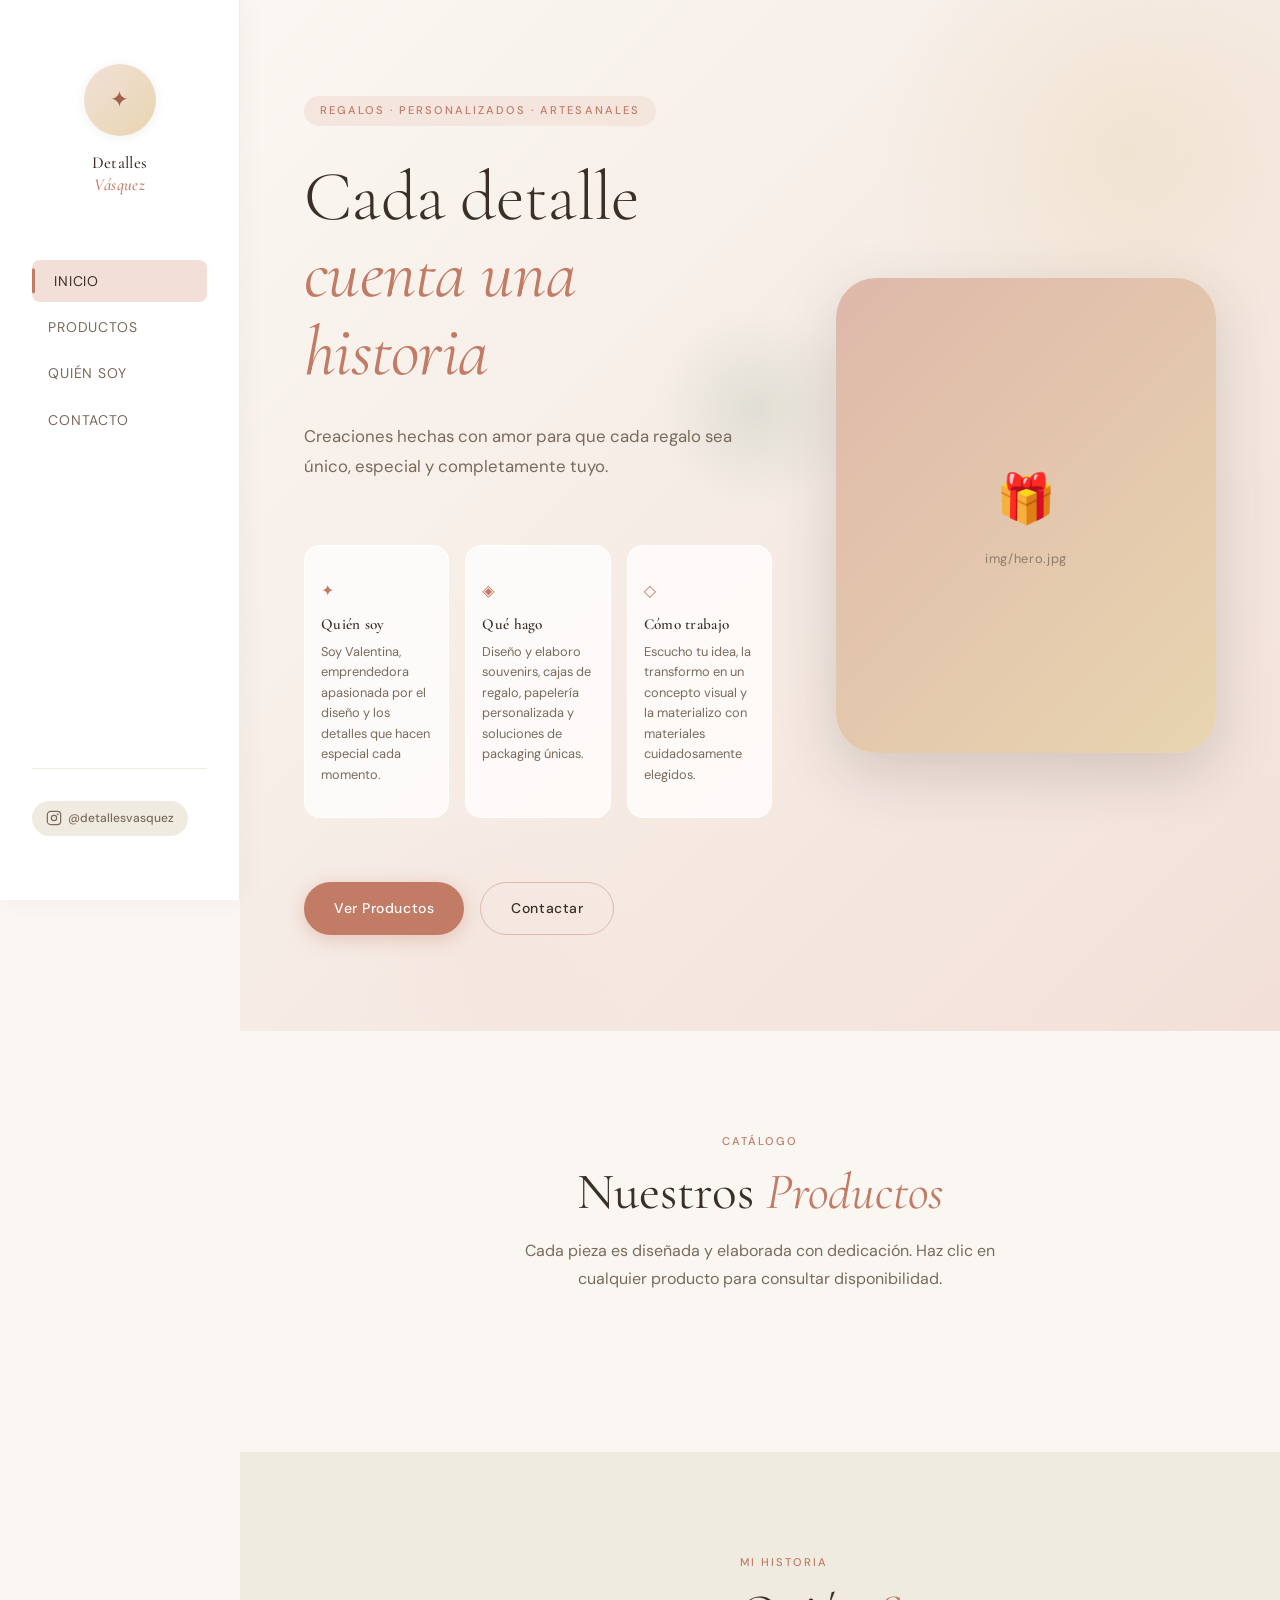
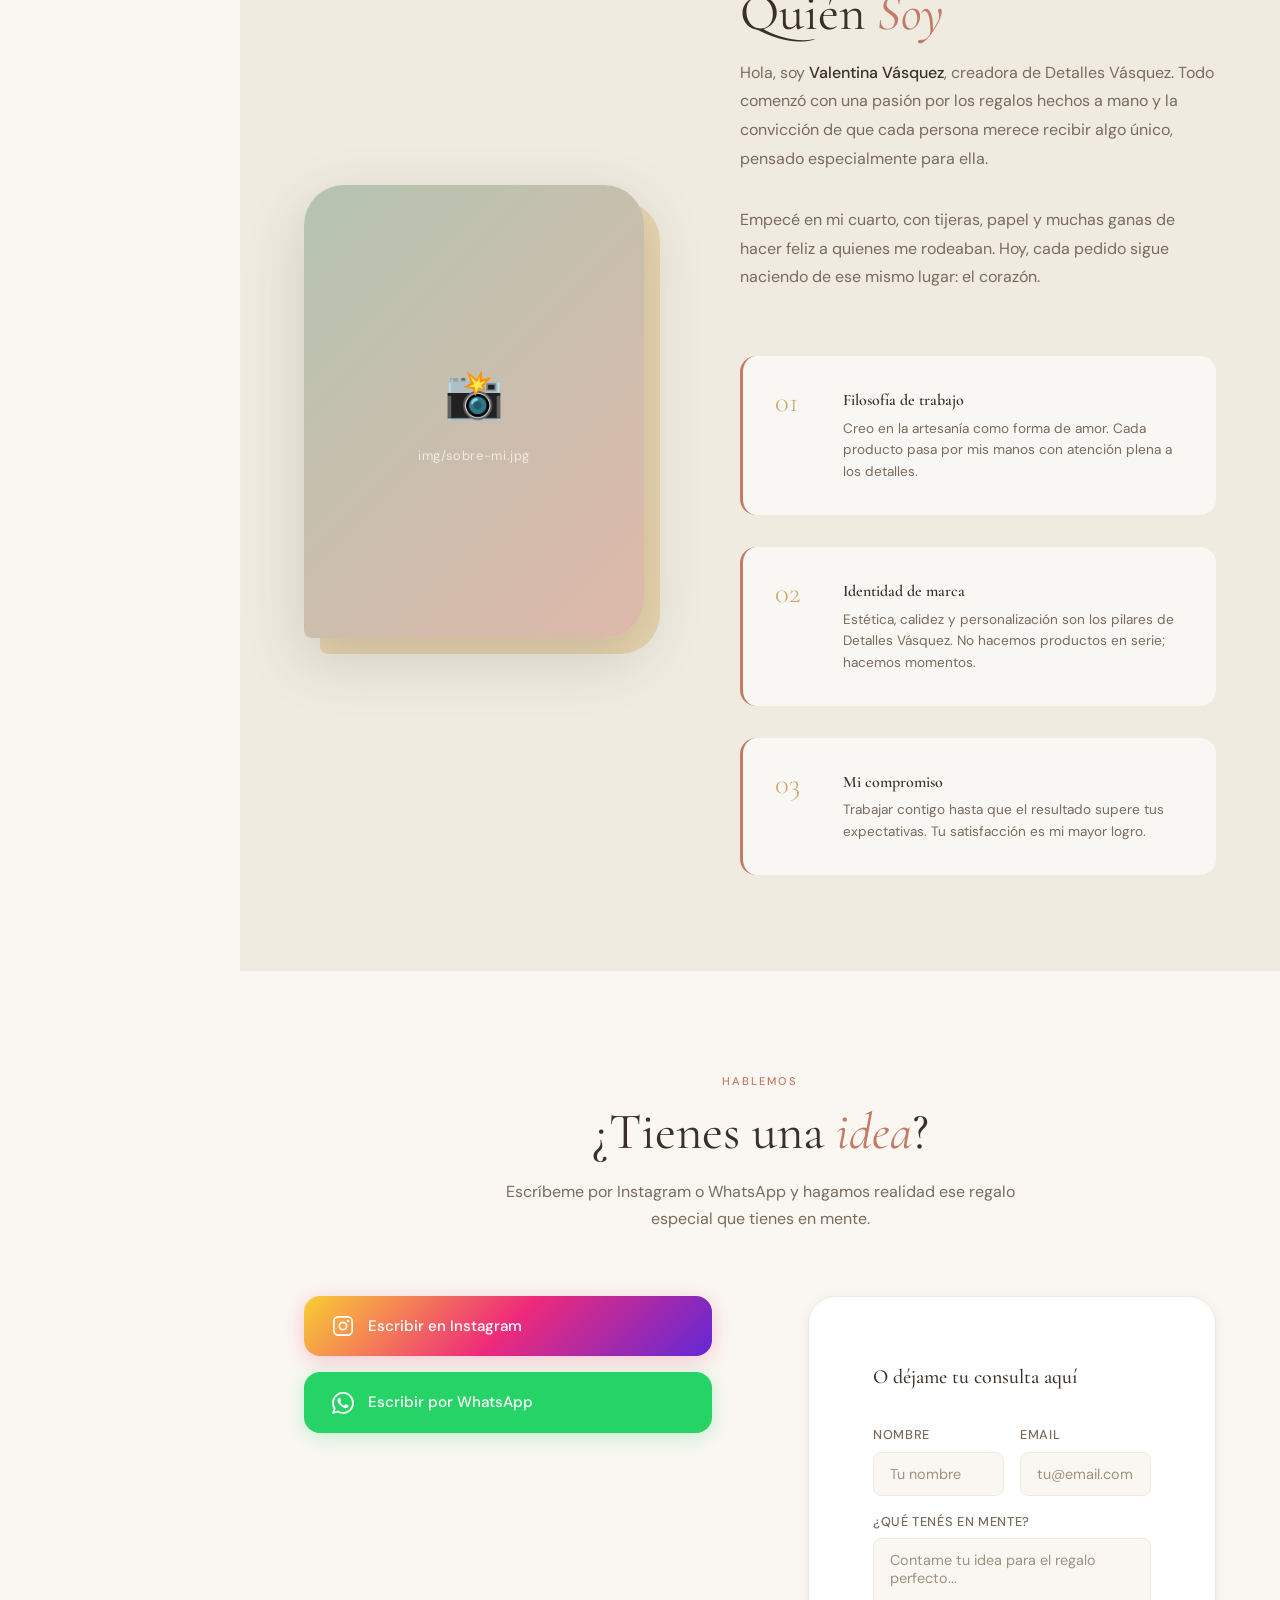
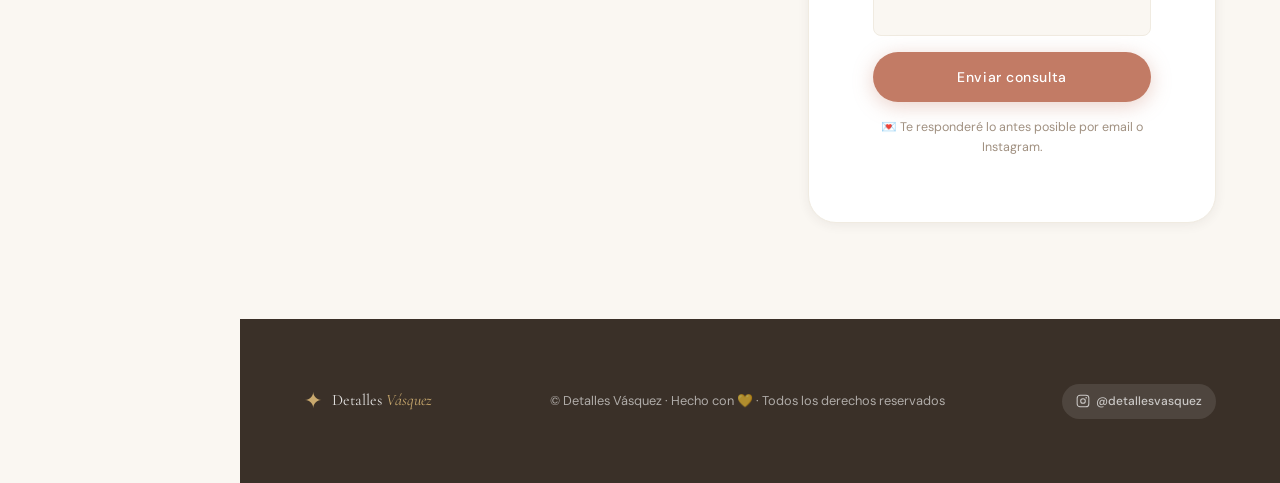
<file: index.html>
<!DOCTYPE html>
<html lang="es">
<head>
  <meta charset="UTF-8" />
  <meta name="viewport" content="width=device-width, initial-scale=1.0" />
  <title>Detalles Vásquez · Regalos Personalizados</title>
  <meta name="description" content="Detalles Vásquez – Souvenirs personalizados, cajas de regalo, papelería y packaging artesanal con amor." />

  <!-- Google Fonts -->
  <link rel="preconnect" href="https://fonts.googleapis.com" />
  <link rel="preconnect" href="https://fonts.gstatic.com" crossorigin />
  <link href="https://fonts.googleapis.com/css2?family=Cormorant+Garamond:ital,wght@0,300;0,400;0,500;0,600;1,300;1,400&family=DM+Sans:wght@300;400;500&family=Playfair+Display:ital,wght@1,400&display=swap" rel="stylesheet" />

  <link rel="stylesheet" href="style.css" />
</head>
  <script src="https://identity.netlify.com/v1/netlify-identity-widget.js"></script>

<script>
  if (window.netlifyIdentity) {
    window.netlifyIdentity.on("init", user => {
      if (!user) {
        window.netlifyIdentity.on("login", () => {
          document.location.href = "/admin/";
        });
      }
    });
  }
</script>
<body>

  <!-- =============================================
       SIDEBAR NAVIGATION (Desktop)
       ============================================= -->
  <aside class="sidebar" id="sidebar" aria-label="Navegación principal">
    <div class="sidebar__logo">
      <!-- 
        LOGO: Coloca tu imagen de logo en img/logo.png
        Reemplaza el texto dentro del .logo-placeholder con tu <img> tag:
        <img src="img/logo.png" alt="Detalles Vásquez" />
      -->
      <div class="logo-placeholder">
        <span class="logo-icon">✦</span>
      </div>
      <p class="sidebar__brand">Detalles<br><em>Vásquez</em></p>
    </div>

    <nav class="sidebar__nav">
      <a href="#inicio"    class="nav-link active" data-section="inicio">Inicio</a>
      <a href="#productos" class="nav-link"         data-section="productos">Productos</a>
      <a href="#quien-soy" class="nav-link"         data-section="quien-soy">Quién Soy</a>
      <a href="#contacto"  class="nav-link"         data-section="contacto">Contacto</a>
    </nav>

    <div class="sidebar__footer">
      <a href="https://www.instagram.com/" target="_blank" rel="noopener" class="ig-pill" aria-label="Instagram">
        <svg xmlns="http://www.w3.org/2000/svg" viewBox="0 0 24 24" fill="none" stroke="currentColor" stroke-width="1.8" stroke-linecap="round" stroke-linejoin="round" width="16" height="16"><rect x="2" y="2" width="20" height="20" rx="5" ry="5"/><circle cx="12" cy="12" r="4"/><circle cx="17.5" cy="6.5" r=".5" fill="currentColor"/></svg>
        @detallesvasquez
      </a>
    </div>
  </aside>

  <!-- =============================================
       MOBILE HEADER & HAMBURGER MENU
       ============================================= -->
  <header class="mobile-header" aria-label="Encabezado móvil">
    <div class="mobile-header__brand">
      <span class="logo-icon">✦</span>
      <span>Detalles <em>Vásquez</em></span>
    </div>
    <button class="hamburger" id="hamburgerBtn" aria-label="Abrir menú" aria-expanded="false">
      <span></span><span></span><span></span>
    </button>
  </header>

  <!-- Mobile nav drawer -->
  <div class="mobile-nav" id="mobileNav" aria-hidden="true">
    <nav>
      <a href="#inicio"    class="nav-link" data-section="inicio">Inicio</a>
      <a href="#productos" class="nav-link" data-section="productos">Productos</a>
      <a href="#quien-soy" class="nav-link" data-section="quien-soy">Quién Soy</a>
      <a href="#contacto"  class="nav-link" data-section="contacto">Contacto</a>
    </nav>
  </div>
  <div class="mobile-nav-overlay" id="mobileNavOverlay"></div>

  <!-- =============================================
       MAIN CONTENT
       ============================================= -->
  <main class="main-content" id="mainContent">

    <!-- ── HERO ── -->
    <section class="section hero" id="inicio">
      <div class="hero__bg-deco" aria-hidden="true">
        <div class="deco-circle deco-circle--1"></div>
        <div class="deco-circle deco-circle--2"></div>
        <div class="deco-circle deco-circle--3"></div>
      </div>

      <div class="hero__content">
        <div class="hero__tag animate-in">Regalos · Personalizados · Artesanales</div>

        <h1 class="hero__title animate-in animate-in--delay-1">
          Cada detalle<br>
          <em>cuenta una historia</em>
        </h1>

        <p class="hero__subtitle animate-in animate-in--delay-2">
          Creaciones hechas con amor para que cada regalo sea único, especial y completamente tuyo.
        </p>

        <div class="hero__info-grid animate-in animate-in--delay-3">
          <div class="info-card">
            <span class="info-card__icon">✦</span>
            <h3>Quién soy</h3>
            <p>Soy Valentina, emprendedora apasionada por el diseño y los detalles que hacen especial cada momento.</p>
          </div>
          <div class="info-card">
            <span class="info-card__icon">◈</span>
            <h3>Qué hago</h3>
            <p>Diseño y elaboro souvenirs, cajas de regalo, papelería personalizada y soluciones de packaging únicas.</p>
          </div>
          <div class="info-card">
            <span class="info-card__icon">◇</span>
            <h3>Cómo trabajo</h3>
            <p>Escucho tu idea, la transformo en un concepto visual y la materializo con materiales cuidadosamente elegidos.</p>
          </div>
        </div>

        <div class="hero__cta animate-in animate-in--delay-4">
          <a href="#productos" class="btn btn--primary">Ver Productos</a>
          <a href="#contacto"  class="btn btn--ghost">Contactar</a>
        </div>
      </div>

      <div class="hero__image-area animate-in animate-in--delay-2" aria-hidden="true">
        <!--
          IMAGEN HERO: Coloca tu imagen principal en img/hero.jpg
          Descomenta la siguiente línea y elimina el .hero-placeholder:
          <img src="img/hero.jpg" alt="Productos Detalles Vásquez" class="hero__img" />
        -->
        <div class="hero-placeholder">
          <span class="hero-placeholder__icon">🎁</span>
          <p>img/hero.jpg</p>
        </div>
      </div>
    </section>

    <!-- ── PRODUCTOS ── -->
    <section class="section productos" id="productos">
      <div class="section__header">
        <span class="section__label">Catálogo</span>
        <h2 class="section__title">Nuestros <em>Productos</em></h2>
        <p class="section__desc">Cada pieza es diseñada y elaborada con dedicación. Haz clic en cualquier producto para consultar disponibilidad.</p>
      </div>

      <!-- 
        GALERÍA DE PRODUCTOS
        Los productos se generan automáticamente desde el array 'productos' en script.js.
        Para agregar o editar productos, solo modifica ese archivo.
      -->
      <div class="productos__grid" id="productosGrid">
        <!-- Los productos se insertan dinámicamente desde script.js -->
      </div>
    </section>

    <!-- ── QUIÉN SOY ── -->
    <section class="section quien-soy" id="quien-soy">
      <div class="quien-soy__inner">
        <div class="quien-soy__image-area">
          <!--
            FOTO PERSONAL: Coloca tu foto en img/sobre-mi.jpg
            Descomenta la siguiente línea:
            <img src="img/sobre-mi.jpg" alt="Valentina Vásquez" class="quien-soy__img" />
          -->
          <div class="sobre-mi-placeholder">
            <span>📸</span>
            <p>img/sobre-mi.jpg</p>
          </div>
          <div class="sobre-mi-deco" aria-hidden="true"></div>
        </div>

        <div class="quien-soy__text">
          <span class="section__label">Mi historia</span>
          <h2 class="section__title">Quién <em>Soy</em></h2>

          <p>Hola, soy <strong>Valentina Vásquez</strong>, creadora de Detalles Vásquez. Todo comenzó con una pasión por los regalos hechos a mano y la convicción de que cada persona merece recibir algo único, pensado especialmente para ella.</p>

          <p>Empecé en mi cuarto, con tijeras, papel y muchas ganas de hacer feliz a quienes me rodeaban. Hoy, cada pedido sigue naciendo de ese mismo lugar: el corazón.</p>

          <div class="filosofia-grid">
            <div class="filosofia-item">
              <span class="filosofia-item__num">01</span>
              <div>
                <h4>Filosofía de trabajo</h4>
                <p>Creo en la artesanía como forma de amor. Cada producto pasa por mis manos con atención plena a los detalles.</p>
              </div>
            </div>
            <div class="filosofia-item">
              <span class="filosofia-item__num">02</span>
              <div>
                <h4>Identidad de marca</h4>
                <p>Estética, calidez y personalización son los pilares de Detalles Vásquez. No hacemos productos en serie; hacemos momentos.</p>
              </div>
            </div>
            <div class="filosofia-item">
              <span class="filosofia-item__num">03</span>
              <div>
                <h4>Mi compromiso</h4>
                <p>Trabajar contigo hasta que el resultado supere tus expectativas. Tu satisfacción es mi mayor logro.</p>
              </div>
            </div>
          </div>
        </div>
      </div>
    </section>

    <!-- ── CONTACTO ── -->
    <section class="section contacto" id="contacto">
      <div class="section__header">
        <span class="section__label">Hablemos</span>
        <h2 class="section__title">¿Tienes una <em>idea</em>?</h2>
        <p class="section__desc">Escríbeme por Instagram o WhatsApp y hagamos realidad ese regalo especial que tienes en mente.</p>
      </div>

      <div class="contacto__inner">
        <!-- Botones de contacto -->
        <div class="contacto__buttons">
          <!-- INSTAGRAM: Reemplaza la URL con tu perfil real -->
          <a href="https://www.instagram.com/detallesvasquez" target="_blank" rel="noopener" class="contact-btn contact-btn--ig">
            <svg xmlns="http://www.w3.org/2000/svg" viewBox="0 0 24 24" fill="none" stroke="currentColor" stroke-width="1.8" stroke-linecap="round" stroke-linejoin="round" width="22" height="22"><rect x="2" y="2" width="20" height="20" rx="5" ry="5"/><circle cx="12" cy="12" r="4"/><circle cx="17.5" cy="6.5" r=".5" fill="currentColor"/></svg>
            Escribir en Instagram
          </a>

          <!-- WHATSAPP: Reemplaza el número con el tuyo (código de país incluido) -->
          <a href="https://wa.me/5491112345678?text=Hola%20Valentina!%20Me%20interesa%20un%20producto%20de%20Detalles%20V%C3%A1squez." target="_blank" rel="noopener" class="contact-btn contact-btn--wa">
            <svg xmlns="http://www.w3.org/2000/svg" viewBox="0 0 24 24" fill="currentColor" width="22" height="22"><path d="M17.472 14.382c-.297-.149-1.758-.867-2.03-.967-.273-.099-.471-.148-.67.15-.197.297-.767.966-.94 1.164-.173.199-.347.223-.644.075-.297-.15-1.255-.463-2.39-1.475-.883-.788-1.48-1.761-1.653-2.059-.173-.297-.018-.458.13-.606.134-.133.298-.347.446-.52.149-.174.198-.298.298-.497.099-.198.05-.371-.025-.52-.075-.149-.669-1.612-.916-2.207-.242-.579-.487-.5-.669-.51-.173-.008-.371-.01-.57-.01-.198 0-.52.074-.792.372-.272.297-1.04 1.016-1.04 2.479 0 1.462 1.065 2.875 1.213 3.074.149.198 2.096 3.2 5.077 4.487.709.306 1.262.489 1.694.625.712.227 1.36.195 1.871.118.571-.085 1.758-.719 2.006-1.413.248-.694.248-1.289.173-1.413-.074-.124-.272-.198-.57-.347m-5.421 7.403h-.004a9.87 9.87 0 01-5.031-1.378l-.361-.214-3.741.982.998-3.648-.235-.374a9.86 9.86 0 01-1.51-5.26c.001-5.45 4.436-9.884 9.888-9.884 2.64 0 5.122 1.03 6.988 2.898a9.825 9.825 0 012.893 6.994c-.003 5.45-4.437 9.884-9.885 9.884m8.413-18.297A11.815 11.815 0 0012.05 0C5.495 0 .16 5.335.157 11.892c0 2.096.547 4.142 1.588 5.945L.057 24l6.305-1.654a11.882 11.882 0 005.683 1.448h.005c6.554 0 11.89-5.335 11.893-11.893a11.821 11.821 0 00-3.48-8.413z"/></svg>
            Escribir por WhatsApp
          </a>
        </div>

        <!-- Formulario de contacto opcional -->
        <div class="contacto__form-wrap">
          <h3>O déjame tu consulta aquí</h3>
          <form class="contact-form" id="contactForm" novalidate>
            <div class="form-row">
              <div class="form-group">
                <label for="nombre">Nombre</label>
                <input type="text" id="nombre" name="nombre" placeholder="Tu nombre" required />
              </div>
              <div class="form-group">
                <label for="email">Email</label>
                <input type="email" id="email" name="email" placeholder="tu@email.com" required />
              </div>
            </div>
            <div class="form-group">
              <label for="mensaje">¿Qué tenés en mente?</label>
              <textarea id="mensaje" name="mensaje" rows="4" placeholder="Contame tu idea para el regalo perfecto..." required></textarea>
            </div>
            <button type="submit" class="btn btn--primary btn--full">Enviar consulta</button>
            <p class="form-note">💌 Te responderé lo antes posible por email o Instagram.</p>
          </form>
        </div>
      </div>
    </section>

    <!-- FOOTER -->
    <footer class="site-footer">
      <div class="site-footer__inner">
        <div class="site-footer__brand">
          <span class="logo-icon">✦</span>
          <span>Detalles <em>Vásquez</em></span>
        </div>
        <p class="site-footer__copy">© <span id="currentYear"></span> Detalles Vásquez · Hecho con 💛 · Todos los derechos reservados</p>
        <a href="https://www.instagram.com/" target="_blank" rel="noopener" class="ig-pill ig-pill--footer">
          <svg xmlns="http://www.w3.org/2000/svg" viewBox="0 0 24 24" fill="none" stroke="currentColor" stroke-width="1.8" stroke-linecap="round" stroke-linejoin="round" width="14" height="14"><rect x="2" y="2" width="20" height="20" rx="5" ry="5"/><circle cx="12" cy="12" r="4"/><circle cx="17.5" cy="6.5" r=".5" fill="currentColor"/></svg>
          @detallesvasquez
        </a>
      </div>
    </footer>

  </main><!-- /main-content -->

  <!-- Modal para producto -->
  <div class="modal-overlay" id="modalOverlay" aria-modal="true" role="dialog" aria-hidden="true">
    <div class="modal" id="modal">
      <button class="modal__close" id="modalClose" aria-label="Cerrar">✕</button>
      <div class="modal__img-wrap" id="modalImgWrap"></div>
      <div class="modal__body">
        <h3 class="modal__title" id="modalTitle"></h3>
        <p class="modal__desc" id="modalDesc"></p>
        <a href="#contacto" class="btn btn--primary modal__cta" id="modalCta">Consultar precio</a>
      </div>
    </div>
  </div>

  <script src="script.js"></script>
</body>
</html>
</file>
<file: style.css>
/* =============================================================
   DETALLES VÁSQUEZ – style.css
   Paleta: crema, rosa pálido, terracota suave, verde salvia,
           dorado arena. Tipografía: Cormorant Garamond + DM Sans
   ============================================================= */

/* ── CUSTOM PROPERTIES ──────────────────────────────────────── */
:root {
  /* Colors */
  --cream:       #FAF7F2;
  --cream-dark:  #F0EBE1;
  --blush:       #F2E0D8;
  --blush-deep:  #DEB8AA;
  --terracotta:  #C27B65;
  --terra-dark:  #A05F4A;
  --sage:        #B5C4B1;
  --sage-dark:   #8FA98A;
  --gold:        #C9A96E;
  --gold-light:  #E8D5B0;
  --charcoal:    #3A3028;
  --mid:         #7A6A5C;
  --light-text:  #A09080;

  /* Sidebar */
  --sidebar-w:   240px;

  /* Spacing */
  --s-xs:  0.5rem;
  --s-sm:  1rem;
  --s-md:  2rem;
  --s-lg:  4rem;
  --s-xl:  6rem;

  /* Type */
  --font-display: 'Cormorant Garamond', Georgia, serif;
  --font-body:    'DM Sans', system-ui, sans-serif;

  /* Radii */
  --radius-sm:  8px;
  --radius-md:  16px;
  --radius-lg:  28px;
  --radius-xl:  40px;

  /* Shadows */
  --shadow-sm: 0 2px 12px rgba(58,48,40,0.07);
  --shadow-md: 0 8px 32px rgba(58,48,40,0.12);
  --shadow-lg: 0 20px 60px rgba(58,48,40,0.18);

  /* Transitions */
  --ease: cubic-bezier(0.4, 0, 0.2, 1);
  --ease-spring: cubic-bezier(0.34, 1.56, 0.64, 1);
}

/* ── RESET & BASE ────────────────────────────────────────────── */
*, *::before, *::after { box-sizing: border-box; margin: 0; padding: 0; }

html {
  font-size: 16px;
  scroll-behavior: smooth;
  -webkit-font-smoothing: antialiased;
}

body {
  font-family: var(--font-body);
  background-color: var(--cream);
  color: var(--charcoal);
  line-height: 1.6;
  overflow-x: hidden;
}

img { display: block; max-width: 100%; height: auto; }
a   { color: inherit; text-decoration: none; }
ul  { list-style: none; }
button { cursor: pointer; font: inherit; border: none; background: none; }

/* ── SCROLLBAR ───────────────────────────────────────────────── */
::-webkit-scrollbar { width: 6px; }
::-webkit-scrollbar-track { background: var(--cream-dark); }
::-webkit-scrollbar-thumb { background: var(--blush-deep); border-radius: 99px; }

/* ── LAYOUT ──────────────────────────────────────────────────── */
.sidebar {
  position: fixed;
  top: 0; left: 0;
  width: var(--sidebar-w);
  height: 100vh;
  background: #fff;
  border-right: 1px solid var(--cream-dark);
  display: flex;
  flex-direction: column;
  padding: var(--s-lg) var(--s-md);
  z-index: 100;
  box-shadow: 4px 0 24px rgba(58,48,40,0.04);
}

.main-content {
  margin-left: var(--sidebar-w);
  min-height: 100vh;
}

/* ── MOBILE HEADER (hidden on desktop) ───────────────────────── */
.mobile-header {
  display: none;
  position: fixed;
  top: 0; left: 0; right: 0;
  height: 60px;
  background: #fff;
  border-bottom: 1px solid var(--cream-dark);
  padding: 0 var(--s-md);
  align-items: center;
  justify-content: space-between;
  z-index: 200;
}

.mobile-header__brand {
  display: flex;
  align-items: center;
  gap: 8px;
  font-family: var(--font-display);
  font-size: 1.1rem;
  font-weight: 500;
  color: var(--charcoal);
}

/* ── SIDEBAR CONTENT ─────────────────────────────────────────── */
.sidebar__logo {
  display: flex;
  flex-direction: column;
  align-items: center;
  gap: var(--s-sm);
  margin-bottom: var(--s-lg);
  text-align: center;
}

.logo-placeholder {
  width: 72px; height: 72px;
  border-radius: 50%;
  background: linear-gradient(135deg, var(--blush), var(--gold-light));
  display: flex;
  align-items: center;
  justify-content: center;
  box-shadow: var(--shadow-sm);
}

.logo-icon {
  font-size: 1.4rem;
  color: var(--terra-dark);
  display: inline-block;
}

.sidebar__brand {
  font-family: var(--font-display);
  font-size: 1.05rem;
  font-weight: 500;
  line-height: 1.3;
  color: var(--charcoal);
  letter-spacing: 0.02em;
}
.sidebar__brand em { font-style: italic; color: var(--terracotta); }

.sidebar__nav {
  display: flex;
  flex-direction: column;
  gap: 4px;
  flex: 1;
}

.nav-link {
  display: block;
  padding: 10px 16px;
  border-radius: var(--radius-sm);
  font-family: var(--font-body);
  font-size: 0.875rem;
  font-weight: 400;
  letter-spacing: 0.06em;
  text-transform: uppercase;
  color: var(--mid);
  transition: background 0.2s var(--ease), color 0.2s var(--ease), padding-left 0.25s var(--ease);
  position: relative;
}

.nav-link::before {
  content: '';
  position: absolute;
  left: 0; top: 50%;
  transform: translateY(-50%) scaleY(0);
  width: 3px; height: 60%;
  background: var(--terracotta);
  border-radius: 99px;
  transition: transform 0.25s var(--ease-spring);
}

.nav-link:hover,
.nav-link.active {
  background: var(--blush);
  color: var(--charcoal);
  padding-left: 22px;
}

.nav-link:hover::before,
.nav-link.active::before { transform: translateY(-50%) scaleY(1); }

.sidebar__footer {
  padding-top: var(--s-md);
  border-top: 1px solid var(--cream-dark);
}

.ig-pill {
  display: inline-flex;
  align-items: center;
  gap: 6px;
  padding: 8px 14px;
  border-radius: 99px;
  background: var(--cream-dark);
  font-size: 0.75rem;
  font-weight: 500;
  color: var(--mid);
  transition: background 0.2s, color 0.2s, transform 0.2s var(--ease-spring);
  white-space: nowrap;
}
.ig-pill:hover { background: var(--blush); color: var(--terracotta); transform: translateY(-2px); }

/* ── HAMBURGER ───────────────────────────────────────────────── */
.hamburger {
  display: flex;
  flex-direction: column;
  gap: 5px;
  padding: 8px;
}
.hamburger span {
  display: block;
  width: 22px; height: 2px;
  background: var(--charcoal);
  border-radius: 99px;
  transition: transform 0.3s var(--ease), opacity 0.3s;
}
.hamburger.is-open span:nth-child(1) { transform: translateY(7px) rotate(45deg); }
.hamburger.is-open span:nth-child(2) { opacity: 0; }
.hamburger.is-open span:nth-child(3) { transform: translateY(-7px) rotate(-45deg); }

/* ── MOBILE NAV DRAWER ───────────────────────────────────────── */
.mobile-nav {
  display: none;
  position: fixed;
  top: 60px; right: -100%;
  width: 260px; height: calc(100vh - 60px);
  background: #fff;
  border-left: 1px solid var(--cream-dark);
  padding: var(--s-md);
  flex-direction: column;
  gap: 4px;
  z-index: 150;
  transition: right 0.35s var(--ease);
  box-shadow: var(--shadow-lg);
}
.mobile-nav.is-open { right: 0; }
.mobile-nav nav { display: flex; flex-direction: column; gap: 4px; }

.mobile-nav-overlay {
  display: none;
  position: fixed;
  inset: 0;
  background: rgba(58,48,40,0.35);
  z-index: 140;
  opacity: 0;
  transition: opacity 0.3s;
}
.mobile-nav-overlay.is-open { opacity: 1; }

/* ── SECTION BASE ────────────────────────────────────────────── */
.section {
  padding: var(--s-xl) var(--s-lg);
  min-height: 100vh;
  display: flex;
  flex-direction: column;
  justify-content: center;
}

.section__header {
  text-align: center;
  margin-bottom: var(--s-lg);
}

.section__label {
  display: inline-block;
  font-family: var(--font-body);
  font-size: 0.7rem;
  font-weight: 500;
  letter-spacing: 0.18em;
  text-transform: uppercase;
  color: var(--terracotta);
  margin-bottom: 12px;
}

.section__title {
  font-family: var(--font-display);
  font-size: clamp(2.2rem, 4vw, 3.2rem);
  font-weight: 400;
  line-height: 1.15;
  color: var(--charcoal);
  margin-bottom: var(--s-sm);
}
.section__title em { font-style: italic; color: var(--terracotta); }

.section__desc {
  max-width: 520px;
  margin: 0 auto;
  color: var(--mid);
  font-size: 1rem;
  line-height: 1.7;
}

/* ── HERO ────────────────────────────────────────────────────── */
.hero {
  position: relative;
  display: flex;
  flex-direction: row;
  align-items: center;
  gap: var(--s-lg);
  background: linear-gradient(135deg, var(--cream) 0%, var(--blush) 100%);
  overflow: hidden;
  min-height: 100vh;
  padding: var(--s-xl) var(--s-lg);
}

.hero__bg-deco { position: absolute; inset: 0; pointer-events: none; overflow: hidden; }

.deco-circle {
  position: absolute;
  border-radius: 50%;
  opacity: 0.35;
}
.deco-circle--1 {
  width: 500px; height: 500px;
  background: radial-gradient(circle, var(--gold-light), transparent 70%);
  top: -100px; right: -100px;
  animation: floatA 12s ease-in-out infinite alternate;
}
.deco-circle--2 {
  width: 300px; height: 300px;
  background: radial-gradient(circle, var(--blush), transparent 70%);
  bottom: -80px; left: 10%;
  animation: floatB 15s ease-in-out infinite alternate;
}
.deco-circle--3 {
  width: 200px; height: 200px;
  background: radial-gradient(circle, var(--sage), transparent 70%);
  top: 30%; left: 40%;
  animation: floatA 10s ease-in-out infinite alternate-reverse;
}

@keyframes floatA { from { transform: translateY(0) scale(1); } to { transform: translateY(-30px) scale(1.05); } }
@keyframes floatB { from { transform: translateY(0) scale(1); } to { transform: translateY(20px) scale(0.95); } }

.hero__content {
  flex: 1;
  max-width: 640px;
  position: relative;
  z-index: 1;
}

.hero__tag {
  display: inline-block;
  font-size: 0.7rem;
  font-weight: 500;
  letter-spacing: 0.18em;
  text-transform: uppercase;
  color: var(--terracotta);
  background: rgba(242,224,216,0.7);
  padding: 6px 16px;
  border-radius: 99px;
  margin-bottom: var(--s-md);
}

.hero__title {
  font-family: var(--font-display);
  font-size: clamp(2.8rem, 5.5vw, 5rem);
  font-weight: 300;
  line-height: 1.1;
  color: var(--charcoal);
  margin-bottom: var(--s-md);
  letter-spacing: -0.01em;
}
.hero__title em { font-style: italic; color: var(--terracotta); font-weight: 400; }

.hero__subtitle {
  font-size: 1.05rem;
  color: var(--mid);
  line-height: 1.75;
  margin-bottom: var(--s-lg);
  max-width: 480px;
}

.hero__info-grid {
  display: grid;
  grid-template-columns: repeat(3, 1fr);
  gap: var(--s-sm);
  margin-bottom: var(--s-lg);
}

.info-card {
  background: rgba(255,255,255,0.75);
  backdrop-filter: blur(10px);
  border: 1px solid rgba(255,255,255,0.8);
  border-radius: var(--radius-md);
  padding: var(--s-md) var(--s-sm);
  transition: transform 0.3s var(--ease-spring), box-shadow 0.3s;
}
.info-card:hover { transform: translateY(-5px); box-shadow: var(--shadow-md); }

.info-card__icon {
  display: block;
  font-size: 1rem;
  color: var(--terracotta);
  margin-bottom: 8px;
}

.info-card h3 {
  font-family: var(--font-display);
  font-size: 0.95rem;
  font-weight: 600;
  letter-spacing: 0.02em;
  color: var(--charcoal);
  margin-bottom: 6px;
}

.info-card p {
  font-size: 0.8rem;
  color: var(--mid);
  line-height: 1.6;
}

.hero__cta {
  display: flex;
  gap: var(--s-sm);
  flex-wrap: wrap;
}

/* Image side */
.hero__image-area {
  flex: 0 0 380px;
  position: relative;
  z-index: 1;
}

.hero-placeholder {
  width: 100%;
  aspect-ratio: 4/5;
  background: linear-gradient(135deg, var(--blush-deep), var(--gold-light));
  border-radius: var(--radius-xl);
  display: flex;
  flex-direction: column;
  align-items: center;
  justify-content: center;
  gap: 12px;
  box-shadow: var(--shadow-lg);
}
.hero-placeholder__icon { font-size: 3rem; }
.hero-placeholder p { font-size: 0.8rem; color: rgba(58,48,40,0.5); font-family: var(--font-body); letter-spacing: 0.05em; }

.hero__img {
  width: 100%;
  aspect-ratio: 4/5;
  object-fit: cover;
  border-radius: var(--radius-xl);
  box-shadow: var(--shadow-lg);
}

/* ── BUTTONS ─────────────────────────────────────────────────── */
.btn {
  display: inline-flex;
  align-items: center;
  justify-content: center;
  gap: 8px;
  padding: 14px 30px;
  border-radius: 99px;
  font-family: var(--font-body);
  font-size: 0.875rem;
  font-weight: 500;
  letter-spacing: 0.04em;
  transition: transform 0.25s var(--ease-spring), box-shadow 0.25s, background 0.2s, color 0.2s, border-color 0.2s;
  white-space: nowrap;
}
.btn:hover { transform: translateY(-3px); }
.btn:active { transform: translateY(0); }

.btn--primary {
  background: var(--terracotta);
  color: #fff;
  box-shadow: 0 4px 20px rgba(194,123,101,0.35);
}
.btn--primary:hover { background: var(--terra-dark); box-shadow: 0 8px 28px rgba(194,123,101,0.45); }

.btn--ghost {
  background: transparent;
  color: var(--charcoal);
  border: 1.5px solid var(--blush-deep);
}
.btn--ghost:hover { background: var(--blush); border-color: var(--terracotta); color: var(--terracotta); }

.btn--full { width: 100%; }

/* ── PRODUCTOS SECTION ───────────────────────────────────────── */
.productos {
  background: var(--cream);
  min-height: auto;
  padding: var(--s-xl) var(--s-lg);
}

.productos__grid {
  display: grid;
  grid-template-columns: repeat(auto-fill, minmax(280px, 1fr));
  gap: var(--s-md);
}

/* Product cards inserted via JS */
.product-card {
  background: #fff;
  border-radius: var(--radius-md);
  overflow: hidden;
  box-shadow: var(--shadow-sm);
  border: 1px solid var(--cream-dark);
  cursor: pointer;
  transition: transform 0.3s var(--ease-spring), box-shadow 0.3s;
  opacity: 0;
  transform: translateY(24px);
  transition: opacity 0.5s var(--ease), transform 0.5s var(--ease), box-shadow 0.3s;
}
.product-card.visible {
  opacity: 1;
  transform: translateY(0);
}
.product-card:hover { transform: translateY(-8px) scale(1.01); box-shadow: var(--shadow-md); }

.product-card__img-wrap {
  position: relative;
  overflow: hidden;
  aspect-ratio: 1/1;
  background: var(--cream-dark);
}
.product-card__img-wrap img {
  width: 100%; height: 100%;
  object-fit: cover;
  transition: transform 0.5s var(--ease);
}
.product-card:hover .product-card__img-wrap img { transform: scale(1.07); }

/* Placeholder for missing images */
.product-card__img-placeholder {
  width: 100%; height: 100%;
  display: flex;
  flex-direction: column;
  align-items: center;
  justify-content: center;
  gap: 8px;
  background: linear-gradient(135deg, var(--cream-dark), var(--blush));
  color: var(--mid);
  font-size: 0.75rem;
  letter-spacing: 0.05em;
}
.product-card__img-placeholder span { font-size: 2rem; }

.product-card__overlay {
  position: absolute;
  inset: 0;
  background: rgba(58,48,40,0.0);
  display: flex;
  align-items: center;
  justify-content: center;
  transition: background 0.3s;
}
.product-card:hover .product-card__overlay { background: rgba(58,48,40,0.25); }

.product-card__overlay-btn {
  opacity: 0;
  transform: translateY(8px);
  background: #fff;
  color: var(--charcoal);
  border: none;
  padding: 10px 20px;
  border-radius: 99px;
  font-size: 0.8rem;
  font-weight: 500;
  cursor: pointer;
  transition: opacity 0.25s, transform 0.25s var(--ease-spring);
}
.product-card:hover .product-card__overlay-btn { opacity: 1; transform: translateY(0); }

.product-card__body {
  padding: var(--s-md);
}
.product-card__nombre {
  font-family: var(--font-display);
  font-size: 1.1rem;
  font-weight: 500;
  color: var(--charcoal);
  margin-bottom: 6px;
}
.product-card__desc {
  font-size: 0.82rem;
  color: var(--mid);
  line-height: 1.6;
}
.product-card__tag {
  display: inline-block;
  margin-top: 10px;
  font-size: 0.68rem;
  letter-spacing: 0.12em;
  text-transform: uppercase;
  color: var(--terracotta);
  background: var(--blush);
  padding: 3px 10px;
  border-radius: 99px;
}

/* ── QUIÉN SOY ───────────────────────────────────────────────── */
.quien-soy {
  background: var(--cream-dark);
  min-height: auto;
  padding: var(--s-xl) var(--s-lg);
}

.quien-soy__inner {
  display: flex;
  gap: var(--s-xl);
  align-items: center;
  max-width: 1100px;
  margin: 0 auto;
}

.quien-soy__image-area {
  flex: 0 0 340px;
  position: relative;
}

.sobre-mi-placeholder {
  width: 100%;
  aspect-ratio: 3/4;
  background: linear-gradient(135deg, var(--sage), var(--blush-deep));
  border-radius: var(--radius-xl) var(--radius-xl) var(--radius-xl) var(--radius-sm);
  display: flex;
  flex-direction: column;
  align-items: center;
  justify-content: center;
  gap: 12px;
  box-shadow: var(--shadow-lg);
  position: relative;
  z-index: 1;
}
.sobre-mi-placeholder span { font-size: 3rem; }
.sobre-mi-placeholder p { font-size: 0.8rem; color: rgba(255,255,255,0.7); letter-spacing: 0.05em; }

.quien-soy__img {
  width: 100%;
  aspect-ratio: 3/4;
  object-fit: cover;
  border-radius: var(--radius-xl) var(--radius-xl) var(--radius-xl) var(--radius-sm);
  box-shadow: var(--shadow-lg);
  position: relative;
  z-index: 1;
}

.sobre-mi-deco {
  position: absolute;
  width: 100%; height: 100%;
  background: var(--gold-light);
  border-radius: var(--radius-xl) var(--radius-xl) var(--radius-xl) var(--radius-sm);
  top: 16px; left: 16px;
  z-index: 0;
}

.quien-soy__text {
  flex: 1;
}

.quien-soy__text p {
  color: var(--mid);
  line-height: 1.8;
  margin-bottom: var(--s-md);
  font-size: 1rem;
}
.quien-soy__text p strong { color: var(--charcoal); font-weight: 500; }

.filosofia-grid {
  display: flex;
  flex-direction: column;
  gap: var(--s-md);
  margin-top: var(--s-lg);
}

.filosofia-item {
  display: flex;
  gap: var(--s-md);
  align-items: flex-start;
  padding: var(--s-md);
  background: rgba(255,255,255,0.6);
  border-radius: var(--radius-md);
  border-left: 3px solid var(--terracotta);
  transition: transform 0.25s var(--ease-spring), box-shadow 0.25s;
}
.filosofia-item:hover { transform: translateX(6px); box-shadow: var(--shadow-sm); }

.filosofia-item__num {
  font-family: var(--font-display);
  font-size: 1.8rem;
  font-weight: 300;
  color: var(--gold);
  line-height: 1;
  flex-shrink: 0;
  width: 36px;
}

.filosofia-item h4 {
  font-family: var(--font-display);
  font-size: 1rem;
  font-weight: 600;
  color: var(--charcoal);
  margin-bottom: 4px;
}

.filosofia-item p {
  font-size: 0.85rem;
  color: var(--mid);
  line-height: 1.6;
  margin: 0;
}

/* ── CONTACTO ────────────────────────────────────────────────── */
.contacto {
  background: var(--cream);
  min-height: auto;
  padding: var(--s-xl) var(--s-lg);
}

.contacto__inner {
  display: grid;
  grid-template-columns: 1fr 1fr;
  gap: var(--s-xl);
  max-width: 960px;
  margin: 0 auto;
  align-items: start;
}

.contacto__buttons {
  display: flex;
  flex-direction: column;
  gap: var(--s-sm);
}

.contact-btn {
  display: flex;
  align-items: center;
  gap: 14px;
  padding: 18px 28px;
  border-radius: var(--radius-md);
  font-size: 0.95rem;
  font-weight: 500;
  transition: transform 0.25s var(--ease-spring), box-shadow 0.25s;
}
.contact-btn:hover { transform: translateY(-4px); box-shadow: var(--shadow-md); }

.contact-btn--ig {
  background: linear-gradient(135deg, #f9ce34, #ee2a7b, #6228d7);
  color: #fff;
  box-shadow: 0 4px 20px rgba(238,42,123,0.25);
}

.contact-btn--wa {
  background: #25D366;
  color: #fff;
  box-shadow: 0 4px 20px rgba(37,211,102,0.25);
}

/* Form */
.contacto__form-wrap {
  background: #fff;
  border-radius: var(--radius-lg);
  padding: var(--s-lg);
  box-shadow: var(--shadow-sm);
  border: 1px solid var(--cream-dark);
}

.contacto__form-wrap h3 {
  font-family: var(--font-display);
  font-size: 1.25rem;
  font-weight: 500;
  color: var(--charcoal);
  margin-bottom: var(--s-md);
}

.form-row {
  display: grid;
  grid-template-columns: 1fr 1fr;
  gap: var(--s-sm);
}

.form-group {
  display: flex;
  flex-direction: column;
  gap: 6px;
  margin-bottom: var(--s-sm);
}

.form-group label {
  font-size: 0.8rem;
  font-weight: 500;
  letter-spacing: 0.05em;
  color: var(--mid);
  text-transform: uppercase;
}

.form-group input,
.form-group textarea {
  width: 100%;
  padding: 12px 16px;
  border: 1.5px solid var(--cream-dark);
  border-radius: var(--radius-sm);
  font-family: var(--font-body);
  font-size: 0.9rem;
  color: var(--charcoal);
  background: var(--cream);
  transition: border-color 0.2s, box-shadow 0.2s;
  outline: none;
  resize: none;
}

.form-group input::placeholder,
.form-group textarea::placeholder { color: var(--light-text); }

.form-group input:focus,
.form-group textarea:focus {
  border-color: var(--terracotta);
  box-shadow: 0 0 0 3px rgba(194,123,101,0.12);
  background: #fff;
}

.form-group input.error,
.form-group textarea.error { border-color: #e05;  }

.form-note {
  text-align: center;
  font-size: 0.78rem;
  color: var(--light-text);
  margin-top: var(--s-sm);
}

.form-success {
  text-align: center;
  padding: var(--s-lg);
  color: var(--sage-dark);
  font-family: var(--font-display);
  font-size: 1.2rem;
}

/* ── MODAL ───────────────────────────────────────────────────── */
.modal-overlay {
  position: fixed;
  inset: 0;
  background: rgba(58,48,40,0.55);
  backdrop-filter: blur(4px);
  z-index: 500;
  display: flex;
  align-items: center;
  justify-content: center;
  padding: var(--s-md);
  opacity: 0;
  pointer-events: none;
  transition: opacity 0.3s;
}
.modal-overlay.is-open { opacity: 1; pointer-events: all; }

.modal {
  background: #fff;
  border-radius: var(--radius-lg);
  overflow: hidden;
  width: 100%;
  max-width: 540px;
  box-shadow: var(--shadow-lg);
  transform: translateY(20px) scale(0.97);
  transition: transform 0.35s var(--ease-spring);
  position: relative;
}
.modal-overlay.is-open .modal { transform: translateY(0) scale(1); }

.modal__close {
  position: absolute;
  top: 14px; right: 14px;
  width: 32px; height: 32px;
  border-radius: 50%;
  background: rgba(255,255,255,0.9);
  font-size: 0.9rem;
  display: flex;
  align-items: center;
  justify-content: center;
  z-index: 10;
  color: var(--mid);
  transition: background 0.2s, color 0.2s;
}
.modal__close:hover { background: var(--blush); color: var(--terracotta); }

.modal__img-wrap {
  aspect-ratio: 4/3;
  overflow: hidden;
  background: var(--cream-dark);
}
.modal__img-wrap img {
  width: 100%; height: 100%;
  object-fit: cover;
}
.modal__img-placeholder {
  width: 100%; height: 100%;
  display: flex; align-items: center; justify-content: center;
  font-size: 3rem;
  background: linear-gradient(135deg, var(--blush), var(--gold-light));
}

.modal__body { padding: var(--s-lg); }

.modal__title {
  font-family: var(--font-display);
  font-size: 1.6rem;
  font-weight: 500;
  color: var(--charcoal);
  margin-bottom: var(--s-sm);
}

.modal__desc {
  color: var(--mid);
  line-height: 1.7;
  margin-bottom: var(--s-md);
}

/* ── FOOTER ──────────────────────────────────────────────────── */
.site-footer {
  background: var(--charcoal);
  color: rgba(255,255,255,0.6);
  padding: var(--s-lg);
}

.site-footer__inner {
  display: flex;
  align-items: center;
  justify-content: space-between;
  gap: var(--s-md);
  flex-wrap: wrap;
}

.site-footer__brand {
  display: flex;
  align-items: center;
  gap: 10px;
  font-family: var(--font-display);
  font-size: 1rem;
  color: rgba(255,255,255,0.85);
}
.site-footer__brand .logo-icon { color: var(--gold); }
.site-footer__brand em { font-style: italic; color: var(--gold); }

.site-footer__copy { font-size: 0.8rem; }

.ig-pill--footer {
  background: rgba(255,255,255,0.1);
  color: rgba(255,255,255,0.7);
}
.ig-pill--footer:hover { background: rgba(255,255,255,0.2); color: #fff; transform: translateY(-2px); }

/* ── ANIMATIONS ──────────────────────────────────────────────── */
.animate-in {
  opacity: 0;
  transform: translateY(28px);
  animation: fadeUp 0.75s var(--ease) forwards;
}
.animate-in--delay-1 { animation-delay: 0.12s; }
.animate-in--delay-2 { animation-delay: 0.24s; }
.animate-in--delay-3 { animation-delay: 0.38s; }
.animate-in--delay-4 { animation-delay: 0.52s; }

@keyframes fadeUp {
  to { opacity: 1; transform: translateY(0); }
}

/* ── RESPONSIVE ──────────────────────────────────────────────── */
@media (max-width: 1200px) {
  .hero { gap: var(--s-md); }
  .hero__image-area { flex: 0 0 300px; }
}

@media (max-width: 1024px) {
  :root { --sidebar-w: 0px; }
  .sidebar { display: none; }
  .mobile-header { display: flex; }
  .mobile-nav { display: flex; }

  .main-content { margin-left: 0; padding-top: 60px; }

  .hero {
    flex-direction: column;
    text-align: center;
    padding: var(--s-lg) var(--s-md);
  }
  .hero__subtitle { margin: 0 auto var(--s-lg); }
  .hero__cta { justify-content: center; }
  .hero__image-area { flex: none; width: 100%; max-width: 340px; }
  .hero__info-grid { grid-template-columns: 1fr; }

  .quien-soy__inner {
    flex-direction: column;
    gap: var(--s-lg);
  }
  .quien-soy__image-area { flex: none; width: 100%; max-width: 320px; margin: 0 auto; }

  .contacto__inner { grid-template-columns: 1fr; gap: var(--s-lg); }

  .site-footer__inner { flex-direction: column; text-align: center; }
}

@media (max-width: 768px) {
  .section { padding: var(--s-lg) var(--s-md); }

  .productos__grid { grid-template-columns: repeat(auto-fill, minmax(220px, 1fr)); }

  .form-row { grid-template-columns: 1fr; }

  .hero__title { font-size: 2.4rem; }
}

@media (max-width: 480px) {
  .section { padding: var(--s-lg) var(--s-sm); }
  .productos__grid { grid-template-columns: 1fr 1fr; gap: var(--s-sm); }
  .hero__cta { flex-direction: column; }
  .btn { width: 100%; justify-content: center; }
  .contacto__form-wrap { padding: var(--s-md); }
}
</file>
